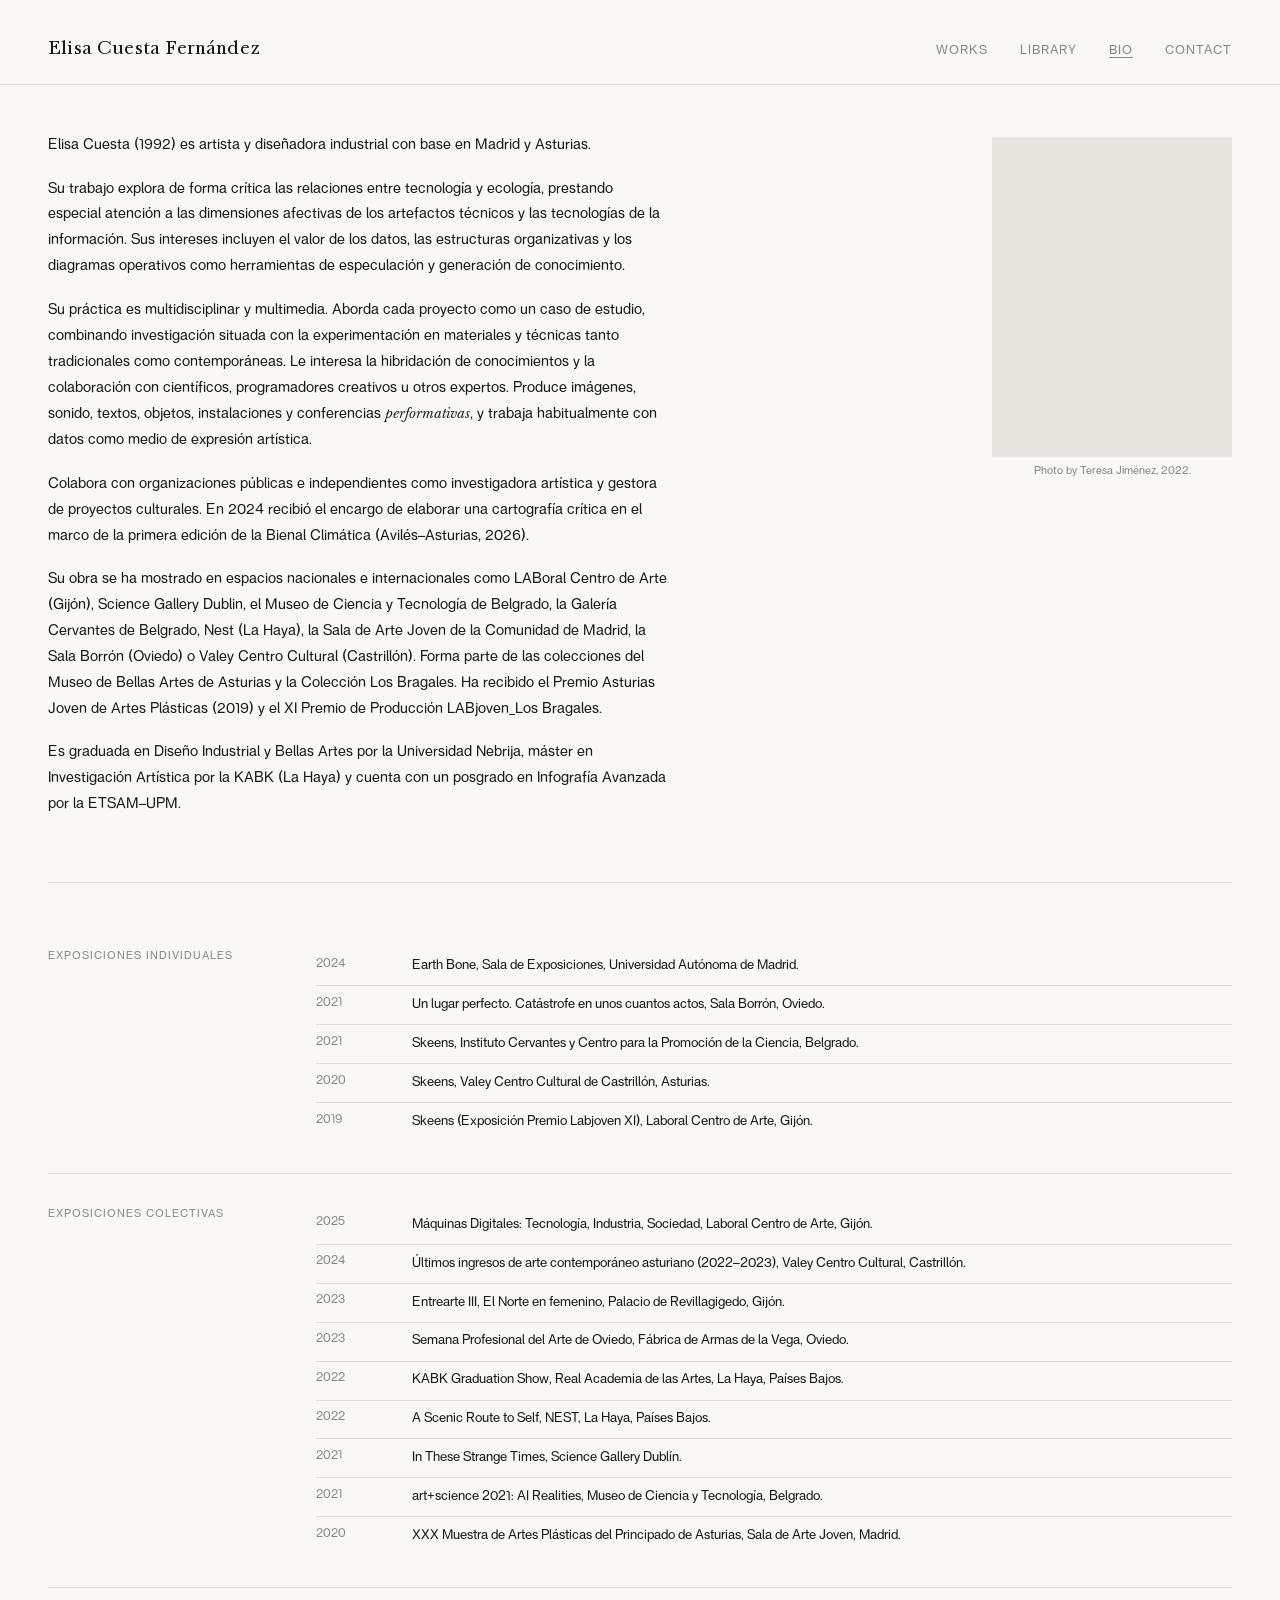
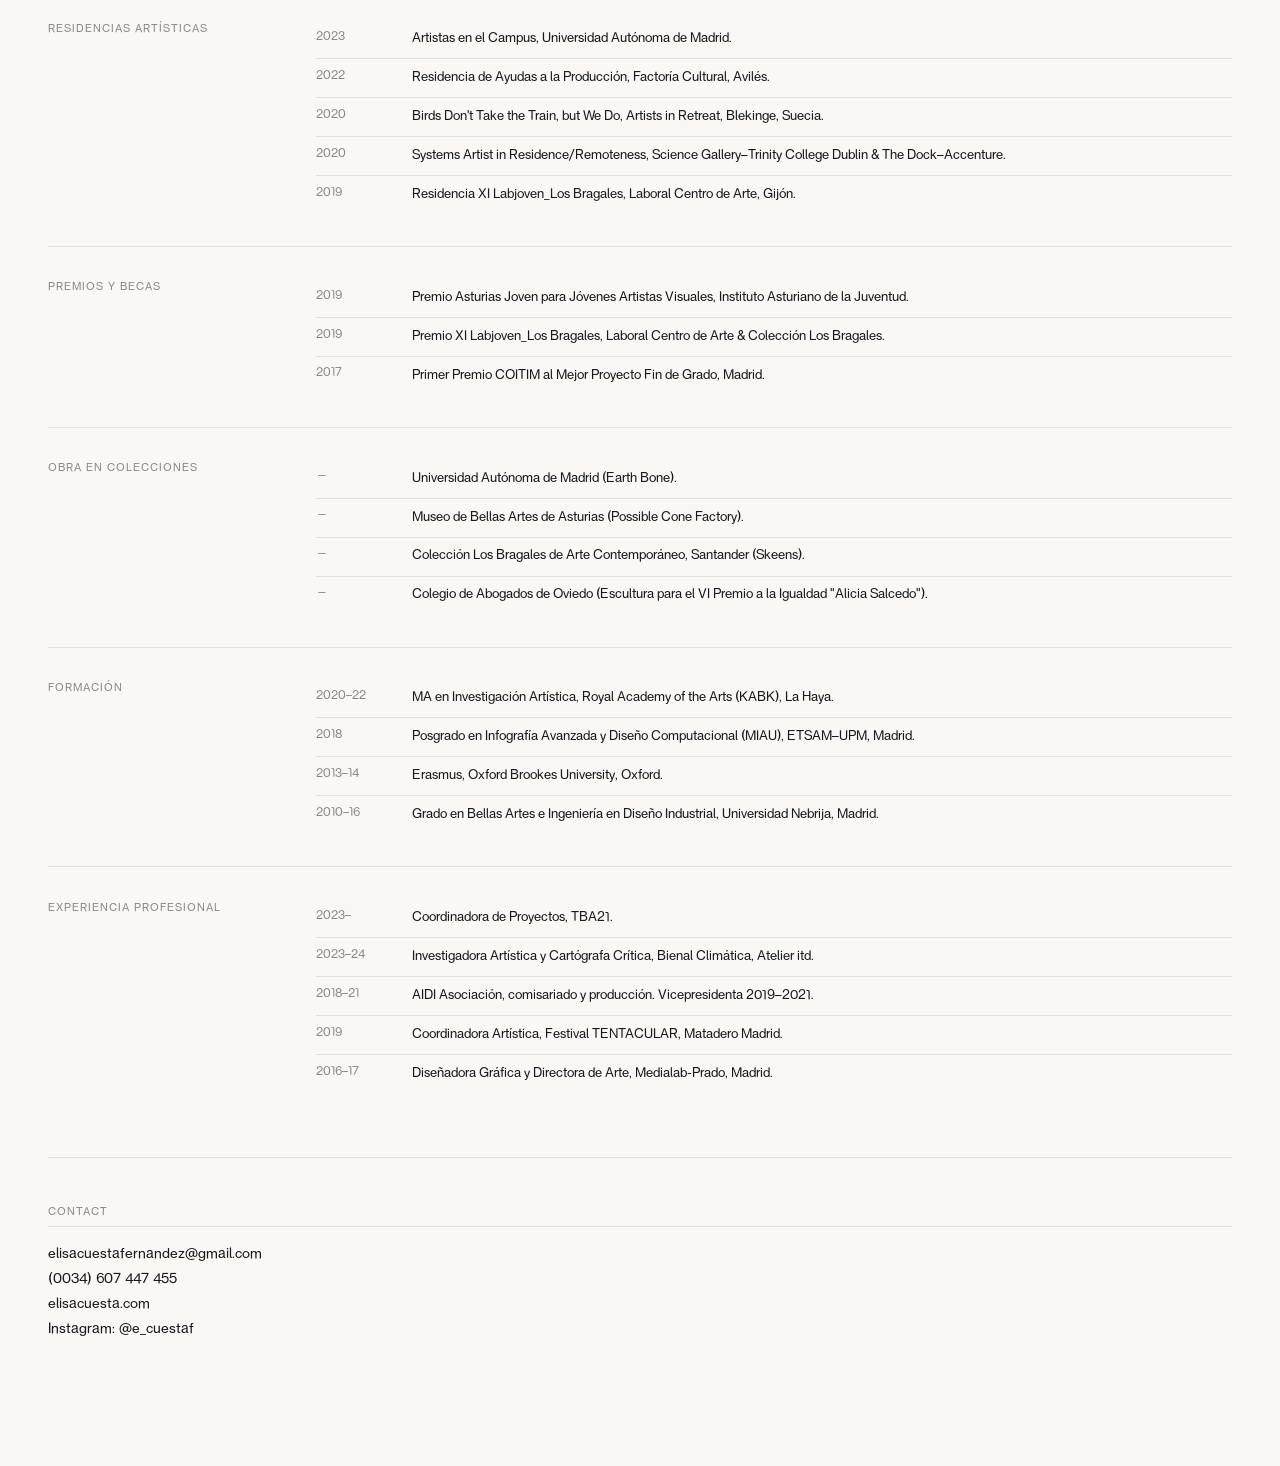
<file: bio.html>
<!doctype html>
<html lang="en">
  <head>
    <meta charset="UTF-8" />
    <meta name="viewport" content="width=device-width, initial-scale=1.0" />
    <title>Bio — Elisa Cuesta Fernández</title>
    <link rel="preconnect" href="https://fonts.googleapis.com" />
    <link
      href="https://fonts.googleapis.com/css2?family=DM+Serif+Display:ital@0;1&family=DM+Sans:wght@300;400;500&display=swap"
      rel="stylesheet"
    />
    <link rel="stylesheet" href="./styles/main.css" />
    <link rel="stylesheet" href="./styles/bio.css" />
  </head>
  <body>
    <nav class="site-nav">
      <a class="nav-name" href="index.html">Elisa Cuesta Fernández</a>
      <ul class="nav-links">
        <li><a href="index.html">Works</a></li>
        <li><a href="library.html">Library</a></li>
        <li><a href="bio.html" class="active">Bio</a></li>
        <li><a href="#contact">Contact</a></li>
      </ul>
    </nav>

    <main class="bio-page">
      <section class="bio-section">
        <div class="bio-text">
          <p>
            Elisa Cuesta (1992) es artista y diseñadora industrial con base en
            Madrid y Asturias.
          </p>
          <p>
            Su trabajo explora de forma crítica las relaciones entre tecnología
            y ecología, prestando especial atención a las dimensiones afectivas
            de los artefactos técnicos y las tecnologías de la información. Sus
            intereses incluyen el valor de los datos, las estructuras
            organizativas y los diagramas operativos como herramientas de
            especulación y generación de conocimiento.
          </p>
          <p>
            Su práctica es multidisciplinar y multimedia. Aborda cada proyecto
            como un caso de estudio, combinando investigación situada con la
            experimentación en materiales y técnicas tanto tradicionales como
            contemporáneas. Le interesa la hibridación de conocimientos y la
            colaboración con científicos, programadores creativos u otros
            expertos. Produce imágenes, sonido, textos, objetos, instalaciones y
            conferencias <em>performativas</em>, y trabaja habitualmente con
            datos como medio de expresión artística.
          </p>
          <p>
            Colabora con organizaciones públicas e independientes como
            investigadora artística y gestora de proyectos culturales. En 2024
            recibió el encargo de elaborar una cartografía crítica en el marco
            de la primera edición de la Bienal Climática (Avilés–Asturias,
            2026).
          </p>
          <p>
            Su obra se ha mostrado en espacios nacionales e internacionales como
            LABoral Centro de Arte (Gijón), Science Gallery Dublin, el Museo de
            Ciencia y Tecnología de Belgrado, la Galería Cervantes de Belgrado,
            Nest (La Haya), la Sala de Arte Joven de la Comunidad de Madrid, la
            Sala Borrón (Oviedo) o Valey Centro Cultural (Castrillón). Forma
            parte de las colecciones del Museo de Bellas Artes de Asturias y la
            Colección Los Bragales. Ha recibido el Premio Asturias Joven de
            Artes Plásticas (2019) y el XI Premio de Producción LABjoven_Los
            Bragales.
          </p>
          <p>
            Es graduada en Diseño Industrial y Bellas Artes por la Universidad
            Nebrija, máster en Investigación Artística por la KABK (La Haya) y
            cuenta con un posgrado en Infografía Avanzada por la ETSAM–UPM.
          </p>
        </div>
        <div class="bio-portrait">
          <div class="portrait-img">
            <!-- <img src="img/portrait.jpg" alt="Elisa Cuesta. Photo by Teresa Jiménez, 2022."> -->
          </div>
          <p class="portrait-caption">Photo by Teresa Jiménez, 2022.</p>
        </div>
      </section>

      <!-- ── CV ── -->
      <section class="cv-section">
        <div class="cv-block">
          <h2 class="cv-heading">Exposiciones individuales</h2>
          <div class="cv-entries">
            <div class="cv-entry">
              <span class="cv-year">2024</span
              ><span class="cv-detail"
                >Earth Bone, Sala de Exposiciones, Universidad Autónoma de
                Madrid.</span
              >
            </div>
            <div class="cv-entry">
              <span class="cv-year">2021</span
              ><span class="cv-detail"
                >Un lugar perfecto. Catástrofe en unos cuantos actos, Sala
                Borrón, Oviedo.</span
              >
            </div>
            <div class="cv-entry">
              <span class="cv-year">2021</span
              ><span class="cv-detail"
                >Skeens, Instituto Cervantes y Centro para la Promoción de la
                Ciencia, Belgrado.</span
              >
            </div>
            <div class="cv-entry">
              <span class="cv-year">2020</span
              ><span class="cv-detail"
                >Skeens, Valey Centro Cultural de Castrillón, Asturias.</span
              >
            </div>
            <div class="cv-entry">
              <span class="cv-year">2019</span
              ><span class="cv-detail"
                >Skeens (Exposición Premio Labjoven XI), Laboral Centro de Arte,
                Gijón.</span
              >
            </div>
          </div>
        </div>

        <div class="cv-block">
          <h2 class="cv-heading">Exposiciones colectivas</h2>
          <div class="cv-entries">
            <div class="cv-entry">
              <span class="cv-year">2025</span
              ><span class="cv-detail"
                >Máquinas Digitales: Tecnología, Industria, Sociedad, Laboral
                Centro de Arte, Gijón.</span
              >
            </div>
            <div class="cv-entry">
              <span class="cv-year">2024</span
              ><span class="cv-detail"
                >Últimos ingresos de arte contemporáneo asturiano (2022–2023),
                Valey Centro Cultural, Castrillón.</span
              >
            </div>
            <div class="cv-entry">
              <span class="cv-year">2023</span
              ><span class="cv-detail"
                >Entrearte III, El Norte en femenino, Palacio de Revillagigedo,
                Gijón.</span
              >
            </div>
            <div class="cv-entry">
              <span class="cv-year">2023</span
              ><span class="cv-detail"
                >Semana Profesional del Arte de Oviedo, Fábrica de Armas de la
                Vega, Oviedo.</span
              >
            </div>
            <div class="cv-entry">
              <span class="cv-year">2022</span
              ><span class="cv-detail"
                >KABK Graduation Show, Real Academia de las Artes, La Haya,
                Países Bajos.</span
              >
            </div>
            <div class="cv-entry">
              <span class="cv-year">2022</span
              ><span class="cv-detail"
                >A Scenic Route to Self, NEST, La Haya, Países Bajos.</span
              >
            </div>
            <div class="cv-entry">
              <span class="cv-year">2021</span
              ><span class="cv-detail"
                >In These Strange Times, Science Gallery Dublín.</span
              >
            </div>
            <div class="cv-entry">
              <span class="cv-year">2021</span
              ><span class="cv-detail"
                >art+science 2021: AI Realities, Museo de Ciencia y Tecnología,
                Belgrado.</span
              >
            </div>
            <div class="cv-entry">
              <span class="cv-year">2020</span
              ><span class="cv-detail"
                >XXX Muestra de Artes Plásticas del Principado de Asturias, Sala
                de Arte Joven, Madrid.</span
              >
            </div>
          </div>
        </div>

        <div class="cv-block">
          <h2 class="cv-heading">Residencias artísticas</h2>
          <div class="cv-entries">
            <div class="cv-entry">
              <span class="cv-year">2023</span
              ><span class="cv-detail"
                >Artistas en el Campus, Universidad Autónoma de Madrid.</span
              >
            </div>
            <div class="cv-entry">
              <span class="cv-year">2022</span
              ><span class="cv-detail"
                >Residencia de Ayudas a la Producción, Factoría Cultural,
                Avilés.</span
              >
            </div>
            <div class="cv-entry">
              <span class="cv-year">2020</span
              ><span class="cv-detail"
                >Birds Don't Take the Train, but We Do, Artists in Retreat,
                Blekinge, Suecia.</span
              >
            </div>
            <div class="cv-entry">
              <span class="cv-year">2020</span
              ><span class="cv-detail"
                >Systems Artist in Residence/Remoteness, Science Gallery–Trinity
                College Dublin &amp; The Dock–Accenture.</span
              >
            </div>
            <div class="cv-entry">
              <span class="cv-year">2019</span
              ><span class="cv-detail"
                >Residencia XI Labjoven_Los Bragales, Laboral Centro de Arte,
                Gijón.</span
              >
            </div>
          </div>
        </div>

        <div class="cv-block">
          <h2 class="cv-heading">Premios y becas</h2>
          <div class="cv-entries">
            <div class="cv-entry">
              <span class="cv-year">2019</span
              ><span class="cv-detail"
                >Premio Asturias Joven para Jóvenes Artistas Visuales, Instituto
                Asturiano de la Juventud.</span
              >
            </div>
            <div class="cv-entry">
              <span class="cv-year">2019</span
              ><span class="cv-detail"
                >Premio XI Labjoven_Los Bragales, Laboral Centro de Arte &amp;
                Colección Los Bragales.</span
              >
            </div>
            <div class="cv-entry">
              <span class="cv-year">2017</span
              ><span class="cv-detail"
                >Primer Premio COITIM al Mejor Proyecto Fin de Grado,
                Madrid.</span
              >
            </div>
          </div>
        </div>

        <div class="cv-block">
          <h2 class="cv-heading">Obra en colecciones</h2>
          <div class="cv-entries">
            <div class="cv-entry">
              <span class="cv-year">—</span
              ><span class="cv-detail"
                >Universidad Autónoma de Madrid (Earth Bone).</span
              >
            </div>
            <div class="cv-entry">
              <span class="cv-year">—</span
              ><span class="cv-detail"
                >Museo de Bellas Artes de Asturias (Possible Cone
                Factory).</span
              >
            </div>
            <div class="cv-entry">
              <span class="cv-year">—</span
              ><span class="cv-detail"
                >Colección Los Bragales de Arte Contemporáneo, Santander
                (Skeens).</span
              >
            </div>
            <div class="cv-entry">
              <span class="cv-year">—</span
              ><span class="cv-detail"
                >Colegio de Abogados de Oviedo (Escultura para el VI Premio a la
                Igualdad "Alicia Salcedo").</span
              >
            </div>
          </div>
        </div>

        <div class="cv-block">
          <h2 class="cv-heading">Formación</h2>
          <div class="cv-entries">
            <div class="cv-entry">
              <span class="cv-year">2020–22</span
              ><span class="cv-detail"
                >MA en Investigación Artística, Royal Academy of the Arts
                (KABK), La Haya.</span
              >
            </div>
            <div class="cv-entry">
              <span class="cv-year">2018</span
              ><span class="cv-detail"
                >Posgrado en Infografía Avanzada y Diseño Computacional (MIAU),
                ETSAM–UPM, Madrid.</span
              >
            </div>
            <div class="cv-entry">
              <span class="cv-year">2013–14</span
              ><span class="cv-detail"
                >Erasmus, Oxford Brookes University, Oxford.</span
              >
            </div>
            <div class="cv-entry">
              <span class="cv-year">2010–16</span
              ><span class="cv-detail"
                >Grado en Bellas Artes e Ingeniería en Diseño Industrial,
                Universidad Nebrija, Madrid.</span
              >
            </div>
          </div>
        </div>

        <div class="cv-block">
          <h2 class="cv-heading">Experiencia profesional</h2>
          <div class="cv-entries">
            <div class="cv-entry">
              <span class="cv-year">2023–</span
              ><span class="cv-detail">Coordinadora de Proyectos, TBA21.</span>
            </div>
            <div class="cv-entry">
              <span class="cv-year">2023–24</span
              ><span class="cv-detail"
                >Investigadora Artística y Cartógrafa Crítica, Bienal Climática,
                Atelier itd.</span
              >
            </div>
            <div class="cv-entry">
              <span class="cv-year">2018–21</span
              ><span class="cv-detail"
                >AIDI Asociación, comisariado y producción. Vicepresidenta
                2019–2021.</span
              >
            </div>
            <div class="cv-entry">
              <span class="cv-year">2019</span
              ><span class="cv-detail"
                >Coordinadora Artística, Festival TENTACULAR, Matadero
                Madrid.</span
              >
            </div>
            <div class="cv-entry">
              <span class="cv-year">2016–17</span
              ><span class="cv-detail"
                >Diseñadora Gráfica y Directora de Arte, Medialab-Prado,
                Madrid.</span
              >
            </div>
          </div>
        </div>
      </section>

      <!-- ── CONTACT ── -->
      <section class="contact-section" id="contact">
        <h2 class="contact-heading">Contact</h2>
        <div class="contact-links">
          <a href="mailto:elisacuestafernandez@gmail.com"
            >elisacuestafernandez@gmail.com</a
          >
          <a href="tel:+34607447455">(0034) 607 447 455</a>
          <a href="https://www.elisacuesta.com" target="_blank"
            >elisacuesta.com</a
          >
          <a href="https://instagram.com/e_cuestaf" target="_blank"
            >Instagram: @e_cuestaf</a
          >
        </div>
      </section>
    </main>
  </body>
</html>
</file>
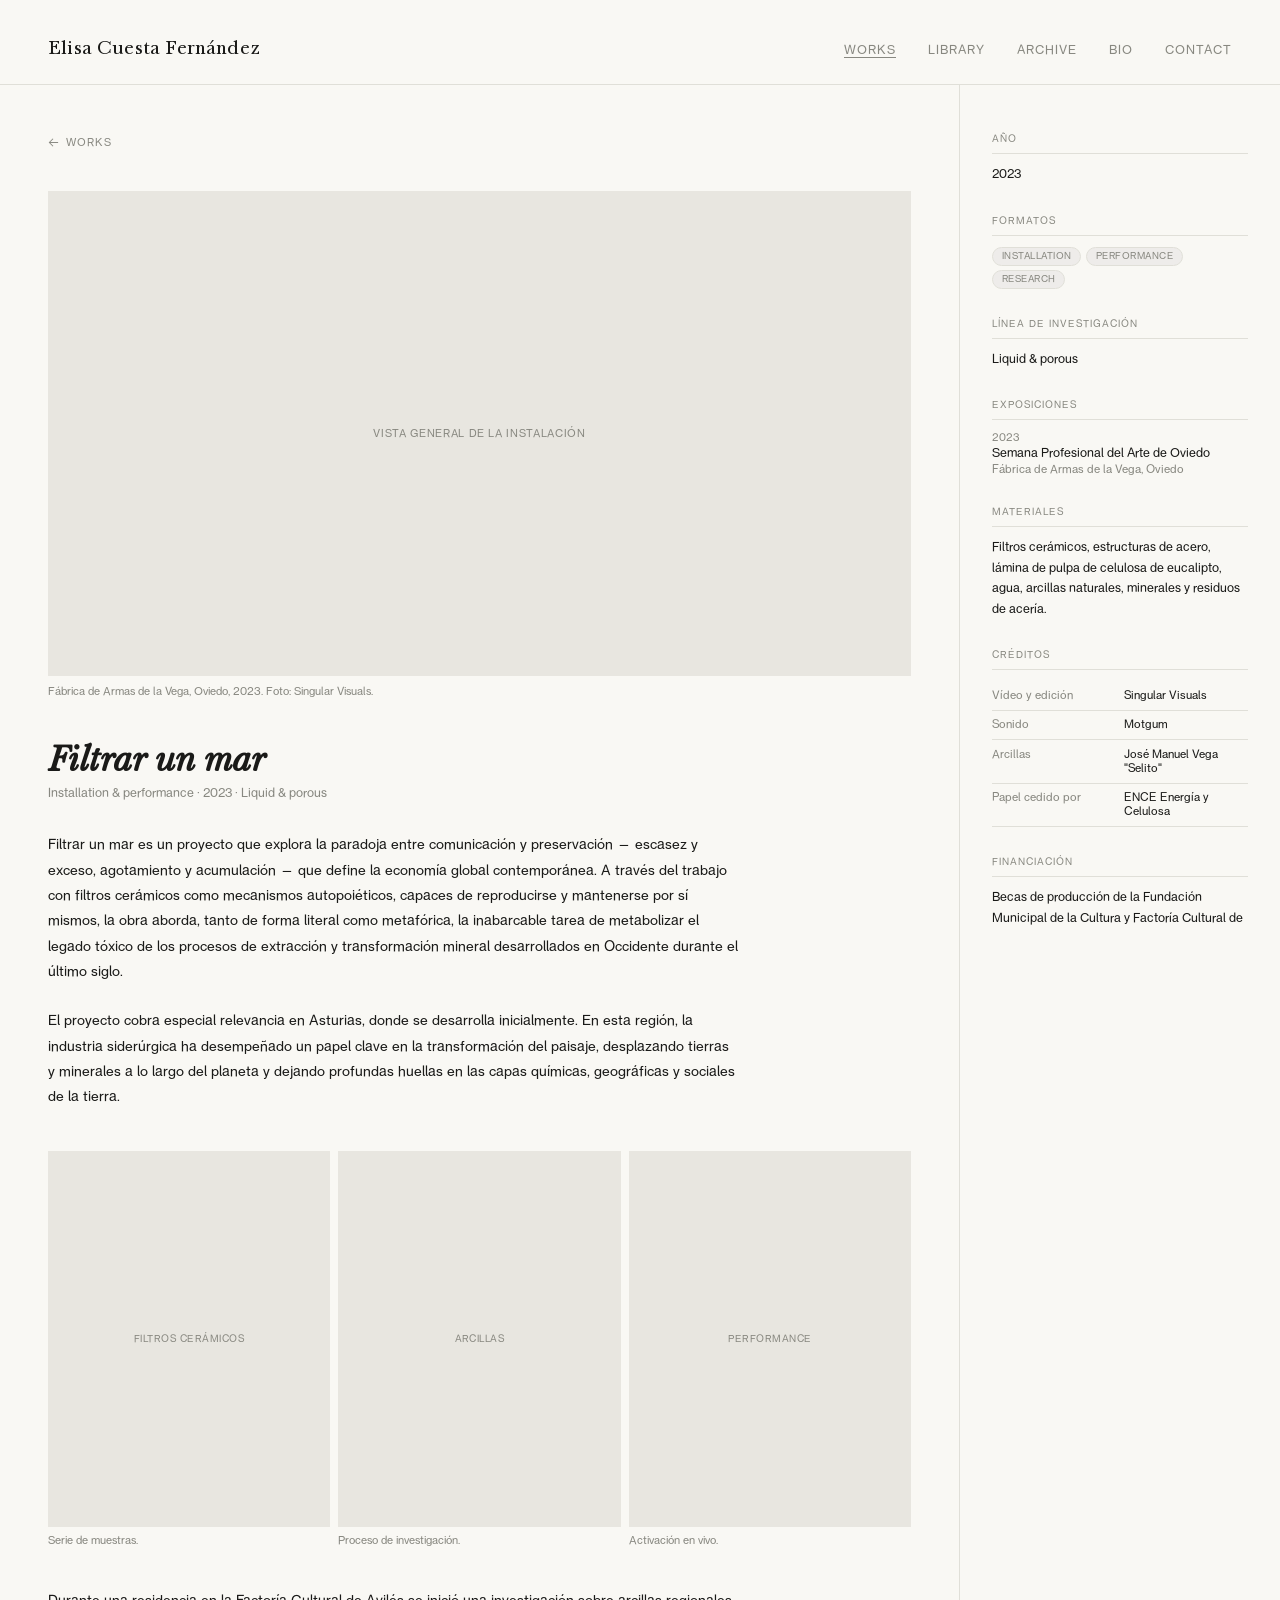
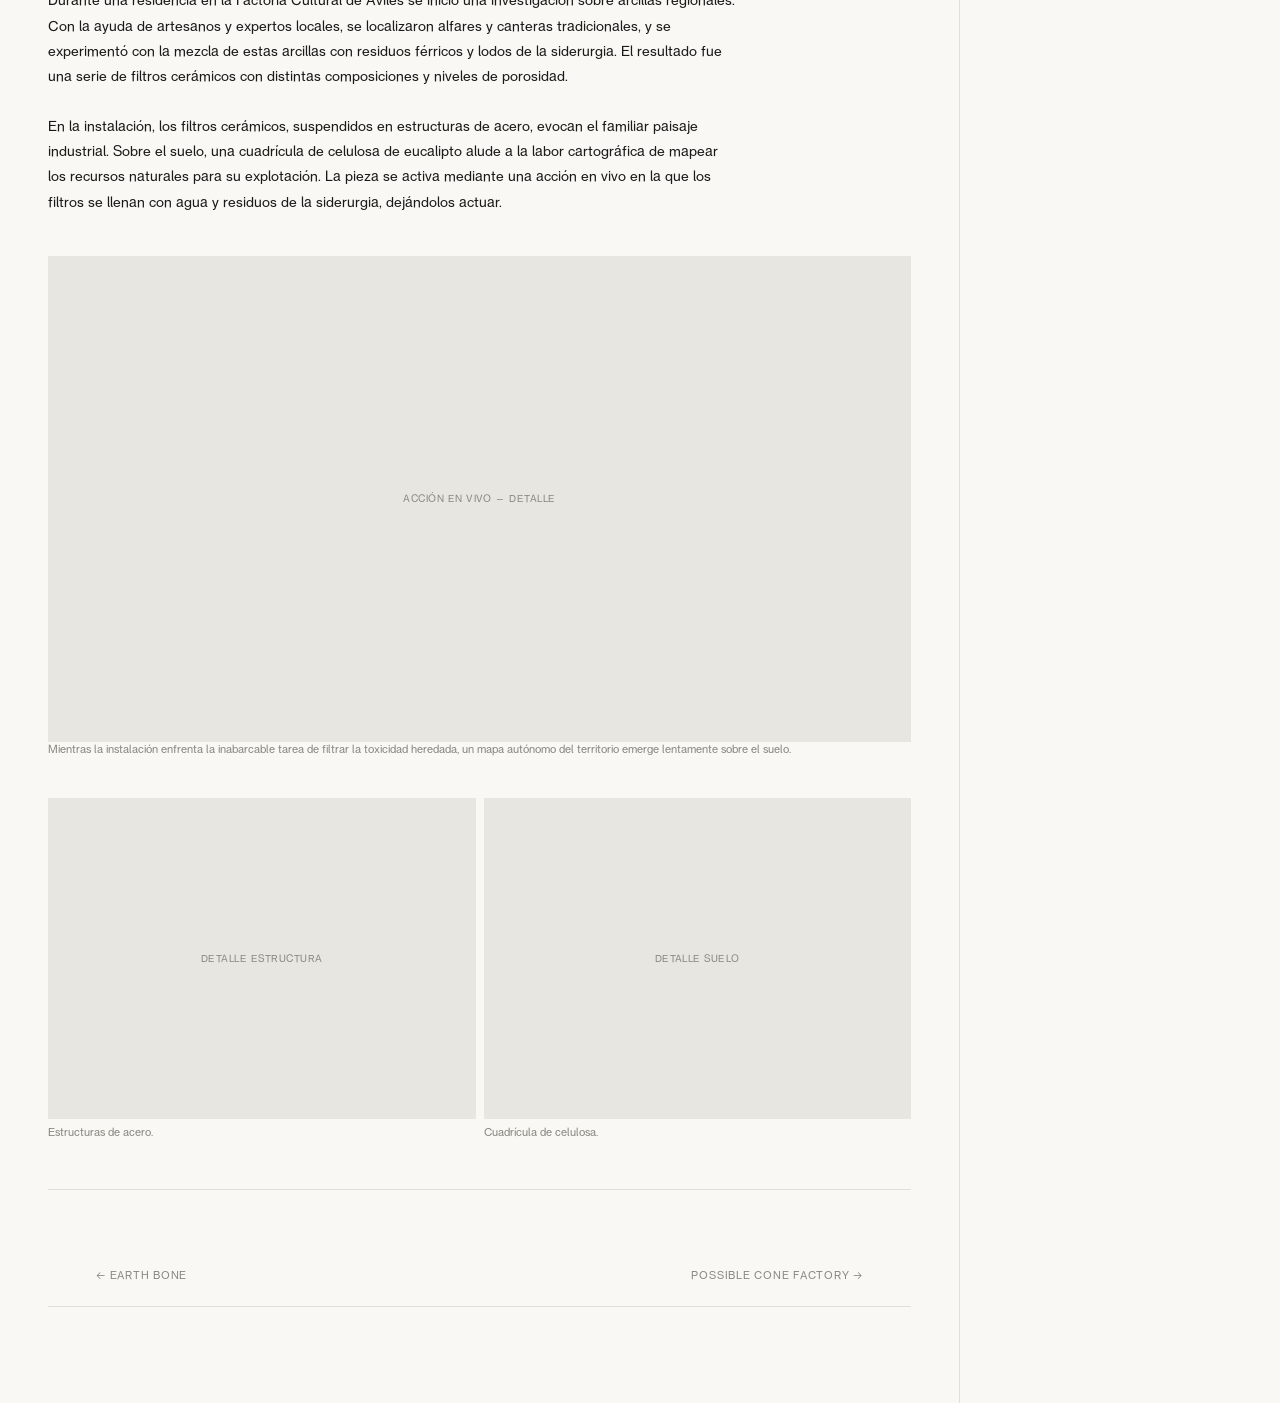
<file: detail.html>
<!doctype html>
<html lang="en">
  <head>
    <meta charset="UTF-8" />
    <meta name="viewport" content="width=device-width, initial-scale=1.0" />
    <title>Filtrar un mar — Elisa Cuesta Fernández</title>
    <link rel="stylesheet" href="./styles/main.css">
    <link rel="stylesheet" href="./styles/detail.css">
  </head>
  <body>
    <nav class="site-nav">
      <a class="nav-name" href="/">Elisa Cuesta Fernández</a>
      <ul class="nav-links">
        <li><a href="#" class="active">Works</a></li>
        <li><a href="#">Library</a></li>
        <li><a href="#">Archive</a></li>
        <li><a href="#">Bio</a></li>
        <li><a href="#">Contact</a></li>
      </ul>
    </nav>

    <div class="page">
      <div class="scroll-col">
        <a class="back-link" href="/">Works</a>

        <!-- HERO IMAGE FIRST -->
        <div class="hero-img">
          <!-- <img src="filtrar-un-mar-hero.jpg" alt="Filtrar un mar, vista general"> -->
          Vista general de la instalación
        </div>
        <p class="img-caption">
          Fábrica de Armas de la Vega, Oviedo, 2023. Foto: Singular Visuals.
        </p>

        <!-- TITLE después de la imagen -->
        <h1 class="proj-title">Filtrar un mar</h1>
        <p class="proj-sub">
          Installation & performance · 2023 · Liquid & porous
        </p>

        <p class="text-body">
          Filtrar un mar es un proyecto que explora la paradoja entre
          comunicación y preservación — escasez y exceso, agotamiento y
          acumulación — que define la economía global contemporánea. A través
          del trabajo con filtros cerámicos como mecanismos autopoiéticos,
          capaces de reproducirse y mantenerse por sí mismos, la obra aborda,
          tanto de forma literal como metafórica, la inabarcable tarea de
          metabolizar el legado tóxico de los procesos de extracción y
          transformación mineral desarrollados en Occidente durante el último
          siglo.
        </p>

        <p class="text-body">
          El proyecto cobra especial relevancia en Asturias, donde se desarrolla
          inicialmente. En esta región, la industria siderúrgica ha desempeñado
          un papel clave en la transformación del paisaje, desplazando tierras y
          minerales a lo largo del planeta y dejando profundas huellas en las
          capas químicas, geográficas y sociales de la tierra.
        </p>

        <!-- GRID 3 -->
        <div class="img-grid">
          <div class="img-item">
            <div class="img-placeholder" style="aspect-ratio: 3/4">
              <!-- <img src="filtros-ceramicos.jpg" alt="Filtros cerámicos"> -->
              Filtros cerámicos
            </div>
            <p class="img-caption">Serie de muestras.</p>
          </div>
          <div class="img-item">
            <div class="img-placeholder" style="aspect-ratio: 3/4">
              <!-- <img src="arcillas.jpg" alt="Arcillas y residuos"> -->
              Arcillas
            </div>
            <p class="img-caption">Proceso de investigación.</p>
          </div>
          <div class="img-item">
            <div class="img-placeholder" style="aspect-ratio: 3/4">
              <!-- <img src="performance.jpg" alt="Performance"> -->
              Performance
            </div>
            <p class="img-caption">Activación en vivo.</p>
          </div>
        </div>

        <p class="text-body">
          Durante una residencia en la Factoría Cultural de Avilés se inició una
          investigación sobre arcillas regionales. Con la ayuda de artesanos y
          expertos locales, se localizaron alfares y canteras tradicionales, y
          se experimentó con la mezcla de estas arcillas con residuos férricos y
          lodos de la siderurgia. El resultado fue una serie de filtros
          cerámicos con distintas composiciones y niveles de porosidad.
        </p>

        <p class="text-body">
          En la instalación, los filtros cerámicos, suspendidos en estructuras
          de acero, evocan el familiar paisaje industrial. Sobre el suelo, una
          cuadrícula de celulosa de eucalipto alude a la labor cartográfica de
          mapear los recursos naturales para su explotación. La pieza se activa
          mediante una acción en vivo en la que los filtros se llenan con agua y
          residuos de la siderurgia, dejándolos actuar.
        </p>

        <!-- IMAGEN GRANDE -->
        <div class="img-block">
          <div class="img-placeholder" style="aspect-ratio: 16/9">
            <!-- <img src="accion-vivo.jpg" alt="Acción en vivo"> -->
            Acción en vivo — detalle
          </div>
          <p class="img-caption">
            Mientras la instalación enfrenta la inabarcable tarea de filtrar la
            toxicidad heredada, un mapa autónomo del territorio emerge
            lentamente sobre el suelo.
          </p>
        </div>

        <!-- GRID 2 -->
        <div class="img-grid-2">
          <div class="img-item">
            <div class="img-placeholder" style="aspect-ratio: 4/3">
              <!-- <img src="detalle-1.jpg" alt="Detalle"> -->
              Detalle estructura
            </div>
            <p class="img-caption">Estructuras de acero.</p>
          </div>
          <div class="img-item">
            <div class="img-placeholder" style="aspect-ratio: 4/3">
              <!-- <img src="detalle-2.jpg" alt="Detalle"> -->
              Detalle suelo
            </div>
            <p class="img-caption">Cuadrícula de celulosa.</p>
          </div>
        </div>

        <hr class="divider" />

        <nav class="proj-nav">
          <a href="#">← Earth Bone</a>
          <a href="#">Possible cone factory →</a>
        </nav>
      </div>

      <!-- SIDEBAR FIJO -->
      <aside class="fixed-col">
        <div class="meta-section">
          <div class="meta-label">Año</div>
          <div class="meta-value">2023</div>
        </div>

        <div class="meta-section">
          <div class="meta-label">Formatos</div>
          <div class="tag-row">
            <span class="mtag">installation</span>
            <span class="mtag">performance</span>
            <span class="mtag">research</span>
          </div>
        </div>

        <div class="meta-section">
          <div class="meta-label">Línea de investigación</div>
          <div class="meta-value">Liquid & porous</div>
        </div>

        <div class="meta-section">
          <div class="meta-label">Exposiciones</div>
          <div class="expo-item">
            <div class="expo-year">2023</div>
            <div class="expo-name">Semana Profesional del Arte de Oviedo</div>
            <div class="expo-venue">Fábrica de Armas de la Vega, Oviedo</div>
          </div>
        </div>

        <div class="meta-section">
          <div class="meta-label">Materiales</div>
          <div class="meta-value">
            Filtros cerámicos, estructuras de acero, lámina de pulpa de celulosa
            de eucalipto, agua, arcillas naturales, minerales y residuos de
            acería.
          </div>
        </div>

        <div class="meta-section">
          <div class="meta-label">Créditos</div>
          <div class="credit-row">
            <span class="credit-role">Vídeo y edición</span>
            <span>Singular Visuals</span>
          </div>
          <div class="credit-row">
            <span class="credit-role">Sonido</span>
            <span>Motgum</span>
          </div>
          <div class="credit-row">
            <span class="credit-role">Arcillas</span>
            <span>José Manuel Vega "Selito"</span>
          </div>
          <div class="credit-row">
            <span class="credit-role">Papel cedido por</span>
            <span>ENCE Energía y Celulosa</span>
          </div>
        </div>

        <div class="meta-section">
          <div class="meta-label">Financiación</div>
          <div class="meta-value">
            Becas de producción de la Fundación Municipal de la Cultura y
            Factoría Cultural de Avilés.
          </div>
        </div>

        <div class="meta-section">
          <div class="meta-label">Recursos</div>
          <div class="meta-value"><a href="#">Ver vídeo en Vimeo</a></div>
          <div class="meta-value"><a href="#">Web del proyecto</a></div>
        </div>

        <div class="meta-section">
          <div class="meta-label">© Elisa Cuesta, 2023</div>
        </div>
      </aside>
    </div>
  </body>
</html>
</file>
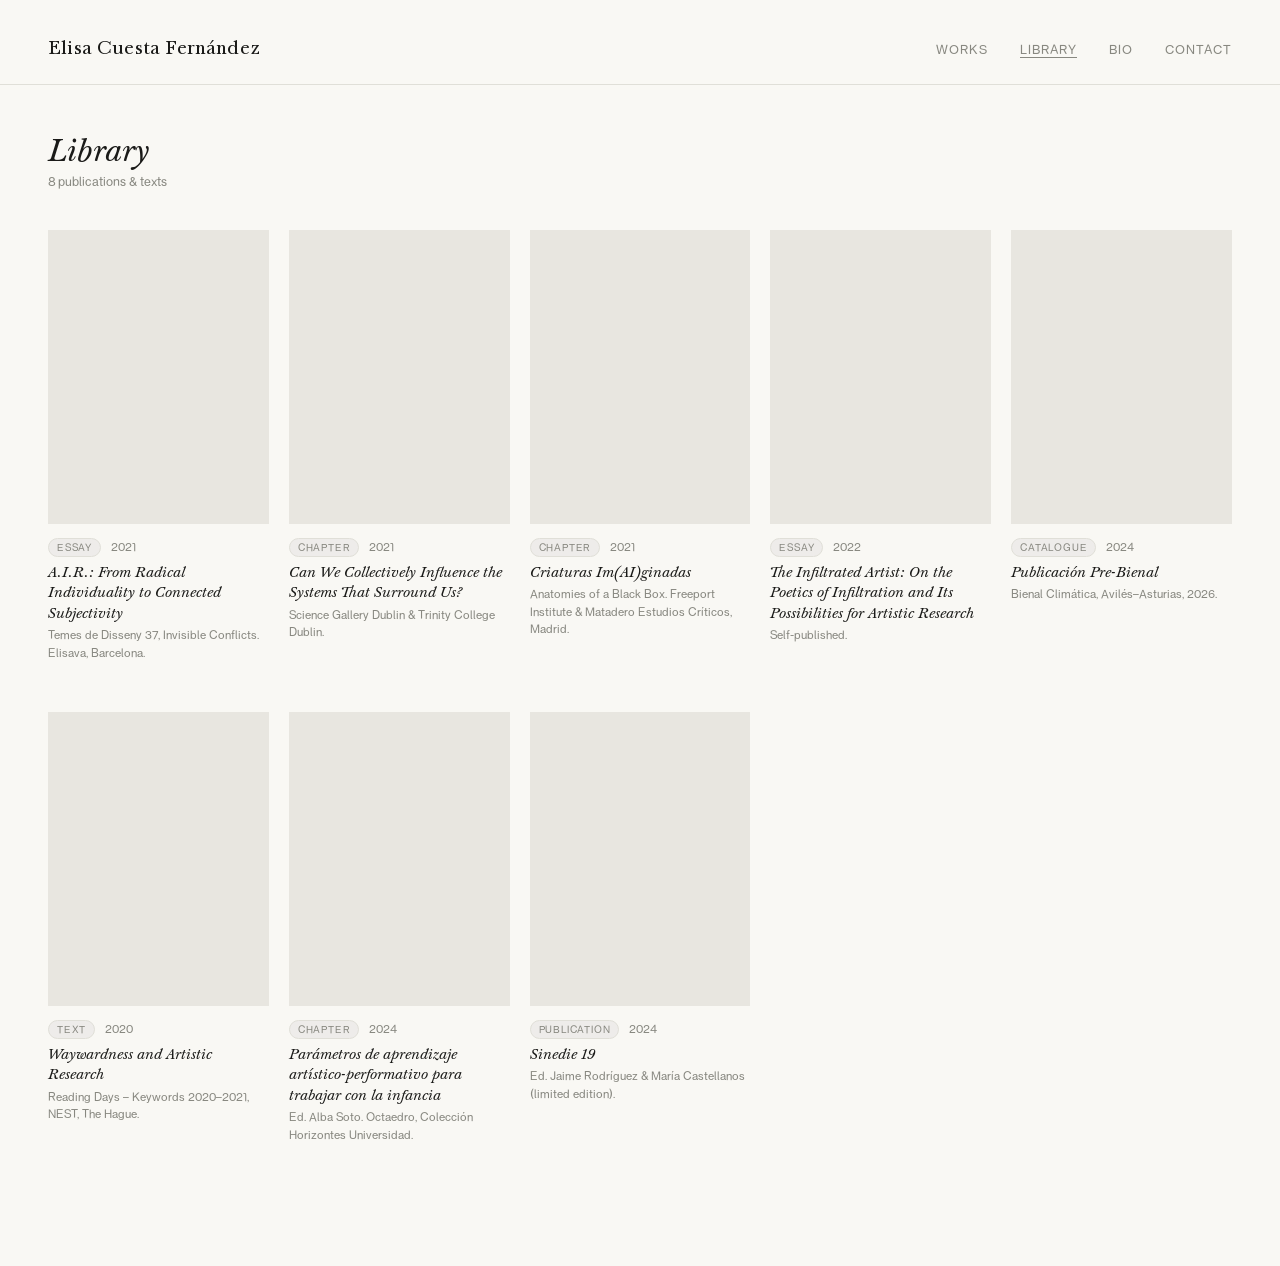
<file: library.html>
<!doctype html>
<html lang="en">
  <head>
    <meta charset="UTF-8" />
    <meta name="viewport" content="width=device-width, initial-scale=1.0" />
    <title>Library — Elisa Cuesta Fernández</title>
    <link rel="preconnect" href="https://fonts.googleapis.com" />
    <link rel="stylesheet" href="./styles/main.css" />
    <link rel="stylesheet" href="./styles/library.css" />
  </head>
  <body>
    <nav class="site-nav">
      <a class="nav-name" href="index.html">Elisa Cuesta Fernández</a>
      <ul class="nav-links">
        <li><a href="index.html">Works</a></li>
        <li><a href="library.html" class="active">Library</a></li>
        <li><a href="bio.html">Bio</a></li>
        <li><a href="bio.html#contact">Contact</a></li>
      </ul>
    </nav>

    <main class="library-page">
      <header class="library-header">
        <h1 class="library-title">Library</h1>
        <p class="library-count">8 publications &amp; texts</p>
      </header>

      <div class="pub-grid">
        <article class="pub-card">
          <div class="pub-img">
            <!-- <img src="img/air-essay.jpg" alt=""> -->
          </div>
          <div class="pub-info">
            <div class="pub-meta">
              <span class="pub-type">essay</span>
              <span class="pub-year">2021</span>
            </div>
            <h2 class="pub-title">
              A.I.R.: From Radical Individuality to Connected Subjectivity
            </h2>
            <p class="pub-context">
              Temes de Disseny 37, Invisible Conflicts. Elisava, Barcelona.
            </p>
            <a class="pub-link" href="#" target="_blank">Read →</a>
          </div>
        </article>

        <article class="pub-card">
          <div class="pub-img">
            <!-- <img src="img/systems.jpg" alt=""> -->
          </div>
          <div class="pub-info">
            <div class="pub-meta">
              <span class="pub-type">chapter</span>
              <span class="pub-year">2021</span>
            </div>
            <h2 class="pub-title">
              Can We Collectively Influence the Systems That Surround Us?
            </h2>
            <p class="pub-context">
              Science Gallery Dublin &amp; Trinity College Dublin.
            </p>
            <a class="pub-link" href="#" target="_blank">Read →</a>
          </div>
        </article>

        <article class="pub-card">
          <div class="pub-img">
            <!-- <img src="img/criaturas.jpg" alt=""> -->
          </div>
          <div class="pub-info">
            <div class="pub-meta">
              <span class="pub-type">chapter</span>
              <span class="pub-year">2021</span>
            </div>
            <h2 class="pub-title">Criaturas Im(AI)ginadas</h2>
            <p class="pub-context">
              Anatomies of a Black Box. Freeport Institute &amp; Matadero
              Estudios Críticos, Madrid.
            </p>
            <a class="pub-link" href="#" target="_blank">Read →</a>
          </div>
        </article>

        <article class="pub-card">
          <div class="pub-img">
            <!-- <img src="img/infiltrated.jpg" alt=""> -->
          </div>
          <div class="pub-info">
            <div class="pub-meta">
              <span class="pub-type">essay</span>
              <span class="pub-year">2022</span>
            </div>
            <h2 class="pub-title">
              The Infiltrated Artist: On the Poetics of Infiltration and Its
              Possibilities for Artistic Research
            </h2>
            <p class="pub-context">Self-published.</p>
            <a class="pub-link" href="#" target="_blank">Read →</a>
          </div>
        </article>

        <article class="pub-card">
          <div class="pub-img">
            <!-- <img src="img/prebienal.jpg" alt=""> -->
          </div>
          <div class="pub-info">
            <div class="pub-meta">
              <span class="pub-type">catalogue</span>
              <span class="pub-year">2024</span>
            </div>
            <h2 class="pub-title">Publicación Pre-Bienal</h2>
            <p class="pub-context">Bienal Climática, Avilés–Asturias, 2026.</p>
            <a class="pub-link" href="#" target="_blank">View →</a>
          </div>
        </article>

        <article class="pub-card">
          <div class="pub-img">
            <!-- <img src="img/waywardness.jpg" alt=""> -->
          </div>
          <div class="pub-info">
            <div class="pub-meta">
              <span class="pub-type">text</span>
              <span class="pub-year">2020</span>
            </div>
            <h2 class="pub-title">Waywardness and Artistic Research</h2>
            <p class="pub-context">
              Reading Days – Keywords 2020–2021, NEST, The Hague.
            </p>
            <a class="pub-link" href="#" target="_blank">Read →</a>
          </div>
        </article>

        <article class="pub-card">
          <div class="pub-img">
            <!-- <img src="img/parametros.jpg" alt=""> -->
          </div>
          <div class="pub-info">
            <div class="pub-meta">
              <span class="pub-type">chapter</span>
              <span class="pub-year">2024</span>
            </div>
            <h2 class="pub-title">
              Parámetros de aprendizaje artístico-performativo para trabajar con
              la infancia
            </h2>
            <p class="pub-context">
              Ed. Alba Soto. Octaedro, Colección Horizontes Universidad.
            </p>
            <a class="pub-link" href="#" target="_blank">Read →</a>
          </div>
        </article>

        <article class="pub-card">
          <div class="pub-img">
            <!-- <img src="img/sinedie.jpg" alt=""> -->
          </div>
          <div class="pub-info">
            <div class="pub-meta">
              <span class="pub-type">publication</span>
              <span class="pub-year">2024</span>
            </div>
            <h2 class="pub-title">Sinedie 19</h2>
            <p class="pub-context">
              Ed. Jaime Rodríguez &amp; María Castellanos (limited edition).
            </p>
            <a class="pub-link" href="#" target="_blank">View →</a>
          </div>
        </article>
      </div>
    </main>
  </body>
</html>
</file>
<file: styles/main.css>
/* ─── RESET & VARIABLES ─────────────────────────────────────────────────────── */

@font-face {
  font-family: 'OpeningHour';
  src: url('fonts/OpeningHoursSans-Regular.woff2') format('woff2');
  font-display: swap;
}

@font-face {
  font-family: 'Baskerville';
  src: url('fonts/Baskerville10Pro.woff') format('woff');
  font-display: swap;
  font-weight: normal;
  font-style: normal;
}

@font-face {
  font-family: 'Baskerville';
  src: url('fonts/Baskerville10Pro-Italic.woff') format('woff');
  font-display: swap;
  font-weight: normal;
  font-style: italic;
}

*,
*::before,
*::after {
  margin: 0;
  padding: 0;
  box-sizing: border-box;
  list-style-type: none
}

nav a, .nav-links a {
  color: inherit;
  text-decoration: none;
}

:root {
  --serif: "Baskerville", Georgia, serif;
  --sans: "OpeningHour", system-ui, sans-serif;
  --bg: #f9f8f4;
  --fg: #1a1a18;
  --muted: #888880;
  --border: #e0dfd8;
  --tag-bg: #eeecea;
}


body {
  background: var(--bg);
  color: var(--fg);
  font-family: var(--sans);
  min-height: 100vh;
  -webkit-font-smoothing: antialiased;
}

/* ─── NAV ───────────────────────────────────────────────────────────────────── */

nav {
  display: flex;
  justify-content: space-between;
  align-items: baseline;
  padding: 2.5rem 3rem 1.5rem;
  border-bottom: 0.5px solid var(--border);
}

li a.active {
  text-decoration: underline;
  text-underline-offset: 3px;
}

.nav-name {
  font-family: var(--serif);
  font-size: 1.15rem;
  letter-spacing: 0.01em;
}

.nav-links {
  display: flex;
  gap: 2rem;
  font-size: 0.78rem;
  letter-spacing: 0.08em;
  text-transform: uppercase;
  color: var(--muted);
}

.nav-links span {
  cursor: pointer;
  transition: color 0.2s;
}

.nav-links span:hover {
  color: var(--fg);
}

/* ─── CONTROLS ──────────────────────────────────────────────────────────────── */

.controls {
  display: flex;
  justify-content: space-between;
  align-items: center;
  padding: 1.5rem 3rem 1rem;
  flex-wrap: wrap;
  gap: 1rem;
}

.filter-group {
  display: flex;
  gap: 0.5rem;
  flex-wrap: wrap;
  align-items: center;
}

.filter-label {
  font-size: 0.72rem;
  letter-spacing: 0.08em;
  text-transform: uppercase;
  color: var(--muted);
  margin-right: 0.5rem;
}

/* ─── TAGS ──────────────────────────────────────────────────────────────────── */

.tag {
  font-size: 0.7rem;
  letter-spacing: 0.05em;
  text-transform: uppercase;
  padding: 0.25rem 0.75rem;
  border: 0.5px solid var(--border);
  border-radius: 999px;
  cursor: pointer;
  background: var(--tag-bg);
  color: var(--muted);
  transition: all 0.15s;
  user-select: none;
}

.tag.active {
  background: var(--fg);
  color: var(--bg);
  border-color: var(--fg);
}

.tag:hover:not(.active) {
  border-color: var(--fg);
  color: var(--fg);
}

/* ─── VIEW TOGGLE ───────────────────────────────────────────────────────────── */

.view-toggle {
  display: flex;
  border: 0.5px solid var(--border);
  border-radius: 4px;
  overflow: hidden;
}

.vbtn {
  padding: 0.35rem 0.9rem;
  font-size: 0.7rem;
  letter-spacing: 0.07em;
  text-transform: uppercase;
  cursor: pointer;
  background: var(--tag-bg);
  color: var(--muted);
  border: none;
  transition: all 0.15s;
  font-family: var(--sans);
}

.vbtn.active {
  background: var(--fg);
  color: var(--bg);
}

/* ─── TABLE ─────────────────────────────────────────────────────────────────── */

#view-table {
  padding: 0 3rem 4rem;
}

#view-table.hidden {
  display: none;
}

#view-table table {
  width: 100%;
  border-collapse: collapse;
}

#view-table thead th {
  font-size: 0.68rem;
  letter-spacing: 0.09em;
  text-transform: uppercase;
  color: var(--muted);
  text-align: left;
  padding: 0.6rem 0;
  border-bottom: 0.5px solid var(--fg);
  font-weight: 400;
}

#view-table tbody tr {
  border-bottom: 0.5px solid var(--border);
  cursor: pointer;
  transition: opacity 0.15s;
}

#view-table tbody tr:hover {
  opacity: 0.5;
}

#view-table tbody tr.hidden {
  display: none;
}

#view-table tbody td {
  padding: 1.1rem 0.5rem 1.1rem 0;
  vertical-align: baseline;
}

.row-title {
  font-family: var(--serif);
  font-size: 1.05rem;
  font-style: italic;
}

.row-year {
  font-size: 0.8rem;
  color: var(--muted);
  font-variant-numeric: tabular-nums;
  white-space: nowrap;
}

.row-tags {
  display: flex;
  gap: 0.4rem;
  flex-wrap: wrap;
}

.row-tag {
  font-size: 0.65rem;
  letter-spacing: 0.05em;
  text-transform: uppercase;
  color: var(--muted);
}

.row-line {
  font-size: 0.75rem;
  color: var(--muted);
  white-space: nowrap;
}

/* ─── CONSTELLATION ─────────────────────────────────────────────────────────── */

#view-constellation {
  display: none;
  padding: 1rem 3rem 4rem;
}

.const-top {
  display: flex;
  gap: 3rem;
  margin-bottom: 1.2rem;
  flex-wrap: wrap;
  align-items: flex-start;
}

.legend-section {
  display: flex;
  flex-direction: column;
  gap: 0.4rem;
}

.legend-title {
  font-size: 0.68rem;
  letter-spacing: 0.09em;
  text-transform: uppercase;
  color: var(--muted);
  margin-bottom: 0.2rem;
}

.legend-cluster {
  display: flex;
  align-items: center;
  gap: 0.5rem;
  font-size: 0.7rem;
  letter-spacing: 0.05em;
  text-transform: uppercase;
  color: var(--muted);
}

.legend-dot {
  width: 7px;
  height: 7px;
  border-radius: 50%;
  flex-shrink: 0;
}

#constellation-svg {
  width: 100%;
  overflow: visible;
}

/* ─── FORMAT LEGEND ─────────────────────────────────────────────────────────── */

.fmt-legend {
  display: flex;
  flex-wrap: wrap;
  gap: 0.35rem;
  max-width: 520px;
}

.fmt-tag {
  font-size: 0.65rem;
  letter-spacing: 0.05em;
  text-transform: uppercase;
  padding: 0.2rem 0.6rem;
  border-radius: 999px;
  cursor: pointer;
  user-select: none;
  transition: all 0.15s;
  border: 0.5px solid transparent;
  display: flex;
  align-items: center;
  gap: 0.35rem;
}

.fmt-tag.on {
  opacity: 1;
}
.fmt-tag.off {
  opacity: 0.3;
  text-decoration: line-through;
}

.fmt-swatch {
  width: 6px;
  height: 6px;
  border-radius: 50%;
  flex-shrink: 0;
}

/* ─── ANIMATIONS ────────────────────────────────────────────────────────────── */

@keyframes fadeIn {
  from {
    opacity: 0;
  }
  to {
    opacity: 1;
  }
}

.anim-node {
  animation: fadeIn 0.4s ease forwards;
  opacity: 0;
}
.anim-spoke {
  animation: fadeIn 0.5s ease forwards;
  opacity: 0;
}
.anim-ring {
  animation: fadeIn 0.5s ease forwards;
  opacity: 0;
}
.anim-fmt {
  animation: fadeIn 0.35s ease forwards;
  opacity: 0;
}

/* ─── RESPONSIVE ────────────────────────────────────────────────────────────── */

@media (max-width: 900px) {
  nav,
  .controls,
  #view-table,
  #view-constellation {
    padding-left: 1.5rem;
    padding-right: 1.5rem;
  }
}

@media (max-width: 700px) {
  nav,
  .controls,
  #view-table,
  #view-constellation {
    padding-left: 1.2rem;
    padding-right: 1.2rem;
  }

  nav {
    flex-direction: column;
    gap: 1rem;
  }
  .nav-links {
    gap: 1rem;
  }

  #view-table thead th:nth-child(3),
  #view-table tbody td:nth-child(3),
  #view-table thead th:nth-child(4),
  #view-table tbody td:nth-child(4) {
    display: none;
  }
}

@media (max-width: 480px) {
  nav {
    padding: 1.5rem 1.2rem;
  }
  .nav-links {
    display: none;
  }
}
</file>
<file: styles/bio.css>
/* bio.css — importa styles.css antes */

.bio-page {
  padding: 0 3rem 6rem;
}

/* ─── BIO ───────────────────────────────────────────────────────────────────── */

.bio-section {
  display: grid;
  grid-template-columns: 1fr 240px;
  gap: 4rem;
  padding: 3rem 0 4rem;
  border-bottom: 0.5px solid var(--border);
}

.bio-text {
  display: flex;
  flex-direction: column;
  gap: 1.1rem;
  max-width: 62ch;
}

.bio-text p {
  font-size: 0.9rem;
  line-height: 1.8;
  color: var(--fg);
}

.bio-text em {
  font-family: var(--serif);
  font-style: italic;
}

.bio-portrait {
  display: flex;
  flex-direction: column;
  gap: 0.5rem;
  padding-top: 0.25rem;
}

.portrait-img {
  width: 100%;
  aspect-ratio: 3 / 4;
  background: var(--img-bg, #e8e6e0);
  overflow: hidden;
}

.portrait-img img {
  width: 100%;
  height: 100%;
  object-fit: cover;
  display: block;
}

.portrait-caption {
  font-size: 0.68rem;
  color: var(--muted);
  text-align: center;
}

/* ─── CV ────────────────────────────────────────────────────────────────────── */

.cv-section {
  display: flex;
  flex-direction: column;
  gap: 0;
  padding: 2rem 0;
  border-bottom: 0.5px solid var(--border);
}

.cv-block {
  display: grid;
  grid-template-columns: 220px 1fr;
  gap: 0 3rem;
  padding: 2rem 0;
  border-bottom: 0.5px solid var(--border);
}

.cv-block:last-child {
  border-bottom: none;
}

.cv-heading {
  font-size: 0.68rem;
  letter-spacing: 0.09em;
  text-transform: uppercase;
  color: var(--muted);
  font-weight: 400;
  padding-top: 0.15rem;
}

.cv-entries {
  display: flex;
  flex-direction: column;
  gap: 0;
}

.cv-entry {
  display: grid;
  grid-template-columns: 72px 1fr;
  gap: 0 1.5rem;
  padding: 0.55rem 0;
  border-bottom: 0.5px solid var(--border);
}

.cv-entry:last-child {
  border-bottom: none;
}

.cv-year {
  font-size: 0.75rem;
  color: var(--muted);
  font-variant-numeric: tabular-nums;
  white-space: nowrap;
  padding-top: 0.05rem;
}

.cv-detail {
  font-size: 0.82rem;
  line-height: 1.55;
  color: var(--fg);
}

/* ─── CONTACT ───────────────────────────────────────────────────────────────── */

.contact-section {
  padding: 3rem 0 2rem;
}

.contact-heading {
  font-size: 0.68rem;
  letter-spacing: 0.09em;
  text-transform: uppercase;
  color: var(--muted);
  font-weight: 400;
  margin-bottom: 1.2rem;
  padding-bottom: 0.5rem;
  border-bottom: 0.5px solid var(--border);
}

.contact-links {
  display: flex;
  flex-direction: column;
  gap: 0.5rem;
}

.contact-links a {
  font-size: 0.88rem;
  color: var(--fg);
  text-decoration: none;
  transition: opacity 0.15s;
  width: fit-content;
}

.contact-links a:hover {
  opacity: 0.5;
}

/* ─── RESPONSIVE ────────────────────────────────────────────────────────────── */

@media (max-width: 900px) {
  .bio-page {
    padding: 0 1.5rem 4rem;
  }

  .bio-section {
    grid-template-columns: 1fr;
    gap: 2rem;
  }

  .bio-portrait {
    max-width: 220px;
  }

  .cv-block {
    grid-template-columns: 1fr;
    gap: 1rem;
  }

  .cv-heading {
    padding-top: 0;
  }
}

@media (max-width: 600px) {
  .bio-page {
    padding: 0 1.2rem 3rem;
  }

  .cv-entry {
    grid-template-columns: 60px 1fr;
    gap: 0 1rem;
  }
}
</file>
<file: styles/detail.css>
/* detail.css — importa main.css antes de este archivo */

:root {
  --img-bg: #e8e6e0;
}

/* ─── LAYOUT ────────────────────────────────────────────────────────────────── */

.page {
  display: grid;
  grid-template-columns: 1fr 320px;
  align-items: start;
}

/* ─── SCROLL COLUMN ─────────────────────────────────────────────────────────── */

.scroll-col {
  padding: 3rem 3rem 6rem;
  border-right: 0.5px solid var(--border);
}

.back-link {
  display: inline-flex;
  align-items: center;
  gap: 0.4rem;
  font-size: 0.68rem;
  letter-spacing: 0.08em;
  text-transform: uppercase;
  color: var(--muted);
  text-decoration: none;
  margin-bottom: 2.5rem;
  transition: color 0.15s;
}
.back-link::before {
  content: "←";
  font-size: 0.8rem;
}
.back-link:hover {
  color: var(--fg);
}

.hero-img {
  width: 100%;
  aspect-ratio: 16 / 9;
  background: var(--img-bg);
  display: flex;
  align-items: center;
  justify-content: center;
  font-size: 0.68rem;
  letter-spacing: 0.06em;
  text-transform: uppercase;
  color: var(--muted);
  margin-bottom: 0.5rem;
  overflow: hidden;
}
.hero-img img {
  width: 100%;
  height: 100%;
  object-fit: cover;
}

.img-caption {
  font-size: 0.7rem;
  color: var(--muted);
  line-height: 1.5;
  margin-bottom: 2.5rem;
}

.proj-title {
  font-family: var(--serif);
  font-size: 2.2rem;
  font-style: italic;
  line-height: 1.1;
  margin-bottom: 0.4rem;
}

.proj-sub {
  font-size: 0.78rem;
  color: var(--muted);
  margin-bottom: 2rem;
}

.text-body {
  font-size: 0.88rem;
  line-height: 1.8;
  max-width: 80%;
  margin-bottom: 1.5rem;
}

.img-block {
  margin: 2.5rem 0;
}

.img-grid {
  display: grid;
  grid-template-columns: repeat(3, 1fr);
  gap: 0.5rem;
  margin: 2.5rem 0;
}

.img-grid-2 {
  display: grid;
  grid-template-columns: repeat(2, 1fr);
  gap: 0.5rem;
  margin: 2.5rem 0;
}

.img-placeholder {
  width: 100%;
  background: var(--img-bg);
  display: flex;
  align-items: center;
  justify-content: center;
  font-size: 0.62rem;
  letter-spacing: 0.05em;
  text-transform: uppercase;
  color: var(--muted);
  overflow: hidden;
}
.img-placeholder img {
  width: 100%;
  height: 100%;
  object-fit: cover;
}
.img-item .img-caption {
  margin-top: 0.35rem;
  margin-bottom: 0;
}

.divider {
  border: none;
  border-top: 0.5px solid var(--border);
  margin: 3rem 0;
}

.proj-nav {
  display: flex;
  justify-content: space-between;
  font-size: 0.68rem;
  letter-spacing: 0.07em;
  text-transform: uppercase;
  padding-top: 2rem;
}
.proj-nav a {
  color: var(--muted);
  text-decoration: none;
  transition: color 0.15s;
}
.proj-nav a:hover {
  color: var(--fg);
}

/* ─── SIDEBAR ───────────────────────────────────────────────────────────────── */

.fixed-col {
  padding: 3rem 2rem 4rem;
  position: sticky;
  top: 60px;
  max-height: calc(100vh - 60px);
  overflow-y: auto;
}

.meta-section {
  margin-bottom: 1.8rem;
}

.meta-label {
  font-size: 0.62rem;
  letter-spacing: 0.1em;
  text-transform: uppercase;
  color: var(--muted);
  padding-bottom: 0.5rem;
  border-bottom: 0.5px solid var(--border);
  margin-bottom: 0.7rem;
}

.meta-value {
  font-size: 0.78rem;
  line-height: 1.65;
}
.meta-value + .meta-value {
  margin-top: 0.3rem;
}
.meta-value a {
  color: var(--fg);
  text-decoration: underline;
  text-underline-offset: 3px;
  transition: opacity 0.15s;
}
.meta-value a:hover {
  opacity: 0.6;
}

.tag-row {
  display: flex;
  flex-wrap: wrap;
  gap: 0.3rem;
}
.mtag {
  font-size: 0.6rem;
  letter-spacing: 0.05em;
  text-transform: uppercase;
  padding: 0.18rem 0.55rem;
  border: 0.5px solid var(--border);
  border-radius: 999px;
  color: var(--muted);
  background: var(--tag-bg);
}

.expo-item {
  margin-bottom: 1rem;
}
.expo-year {
  font-size: 0.68rem;
  color: var(--muted);
  margin-bottom: 0.1rem;
}
.expo-name {
  font-size: 0.78rem;
  line-height: 1.45;
}
.expo-venue {
  font-size: 0.72rem;
  color: var(--muted);
}

.credit-row {
  display: grid;
  grid-template-columns: 1fr 1fr;
  gap: 0.1rem 0.5rem;
  font-size: 0.72rem;
  padding: 0.45rem 0;
  border-bottom: 0.5px solid var(--border);
}
.credit-row:first-of-type {
  border-top: 0.5px solid var(--border);
}
.credit-role {
  color: var(--muted);
}

/* ─── RESPONSIVE ────────────────────────────────────────────────────────────── */

@media (max-width: 900px) {
  .page {
    grid-template-columns: 1fr;
  }

  .scroll-col {
    padding: 2rem 1.5rem 3rem;
    border-right: none;
    border-bottom: 0.5px solid var(--border);
    order: 1;
  }

  .fixed-col {
    position: static;
    max-height: none;
    padding: 2rem 1.5rem 3rem;
    order: 2;
  }

  .proj-title {
    font-size: 1.7rem;
  }
}

@media (max-width: 600px) {
  .scroll-col,
  .fixed-col {
    padding: 1.5rem 1.2rem 3rem;
  }
  .img-grid {
    grid-template-columns: 1fr 1fr;
  }
  .proj-title {
    font-size: 1.5rem;
  }
}
</file>
<file: styles/library.css>
/* library.css — importa styles.css antes */

.library-page {
  padding: 3rem 3rem 6rem;
}

.library-header {
  margin-bottom: 2.5rem;
}

.library-title {
  font-family: var(--serif);
  font-size: 2rem;
  font-style: italic;
  font-weight: 400;
  line-height: 1.1;
  margin-bottom: 0.4rem;
}

.library-count {
  font-size: 0.78rem;
  color: var(--muted);
}

/* ─── GRID ──────────────────────────────────────────────────────────────────── */

.pub-grid {
  display: grid;
  grid-template-columns: repeat(5, 1fr);
  gap: 1.5rem 1.25rem;
}

/* ─── CARD ──────────────────────────────────────────────────────────────────── */

.pub-card {
  display: flex;
  flex-direction: column;
  cursor: pointer;
  position: relative;
}

.pub-img {
  width: 100%;
  aspect-ratio: 3 / 4;
  background: var(--img-bg, #e8e6e0);
  overflow: hidden;
  margin-bottom: 0;
  transition: transform 0.35s ease;
}

.pub-img img {
  width: 100%;
  height: 100%;
  object-fit: cover;
  display: block;
  transition: transform 0.35s ease;
}

.pub-info {
  padding: 0.9rem 0 0;
  display: flex;
  flex-direction: column;
  gap: 0.3rem;
  flex: 1;
}

.pub-meta {
  display: flex;
  align-items: center;
  gap: 0.6rem;
}

.pub-type {
  font-size: 0.62rem;
  letter-spacing: 0.08em;
  text-transform: uppercase;
  color: var(--muted);
  padding: 0.15rem 0.5rem;
  border: 0.5px solid var(--border);
  border-radius: 999px;
  background: var(--tag-bg);
}

.pub-year {
  font-size: 0.72rem;
  color: var(--muted);
  font-variant-numeric: tabular-nums;
}

.pub-title {
  font-family: var(--serif);
  font-size: 0.95rem;
  font-style: italic;
  font-weight: 400;
  line-height: 1.35;
  color: var(--fg);
}

.pub-context {
  font-size: 0.72rem;
  color: var(--muted);
  line-height: 1.5;
}

.pub-link {
  font-size: 0.68rem;
  letter-spacing: 0.06em;
  text-transform: uppercase;
  color: var(--muted);
  text-decoration: none;
  margin-top: auto;
  padding-top: 0.5rem;
  opacity: 0;
  transform: translateY(4px);
  transition:
    opacity 0.25s ease,
    transform 0.25s ease,
    color 0.15s;
}

.pub-link:hover {
  color: var(--fg);
}

/* ─── HOVER STATE ───────────────────────────────────────────────────────────── */

.pub-card:hover .pub-img {
  transform: translateY(-4px);
}

.pub-card:hover .pub-img img {
  transform: scale(1.03);
}

.pub-card:hover .pub-title {
  color: var(--fg);
}

.pub-card:hover .pub-link {
  opacity: 1;
  transform: translateY(0);
}

/* ─── RESPONSIVE ────────────────────────────────────────────────────────────── */

@media (max-width: 1100px) {
  .pub-grid {
    grid-template-columns: repeat(3, 1fr);
  }
}

@media (max-width: 900px) {
  .library-page {
    padding: 2rem 1.5rem 4rem;
  }
  .pub-grid {
    grid-template-columns: repeat(2, 1fr);
  }
}

@media (max-width: 480px) {
  .library-page {
    padding: 1.5rem 1.2rem 3rem;
  }
  .pub-grid {
    grid-template-columns: 1fr;
  }
  .pub-img {
    aspect-ratio: 4 / 3;
  }
  .pub-link {
    opacity: 1;
    transform: none;
  }
}
</file>
